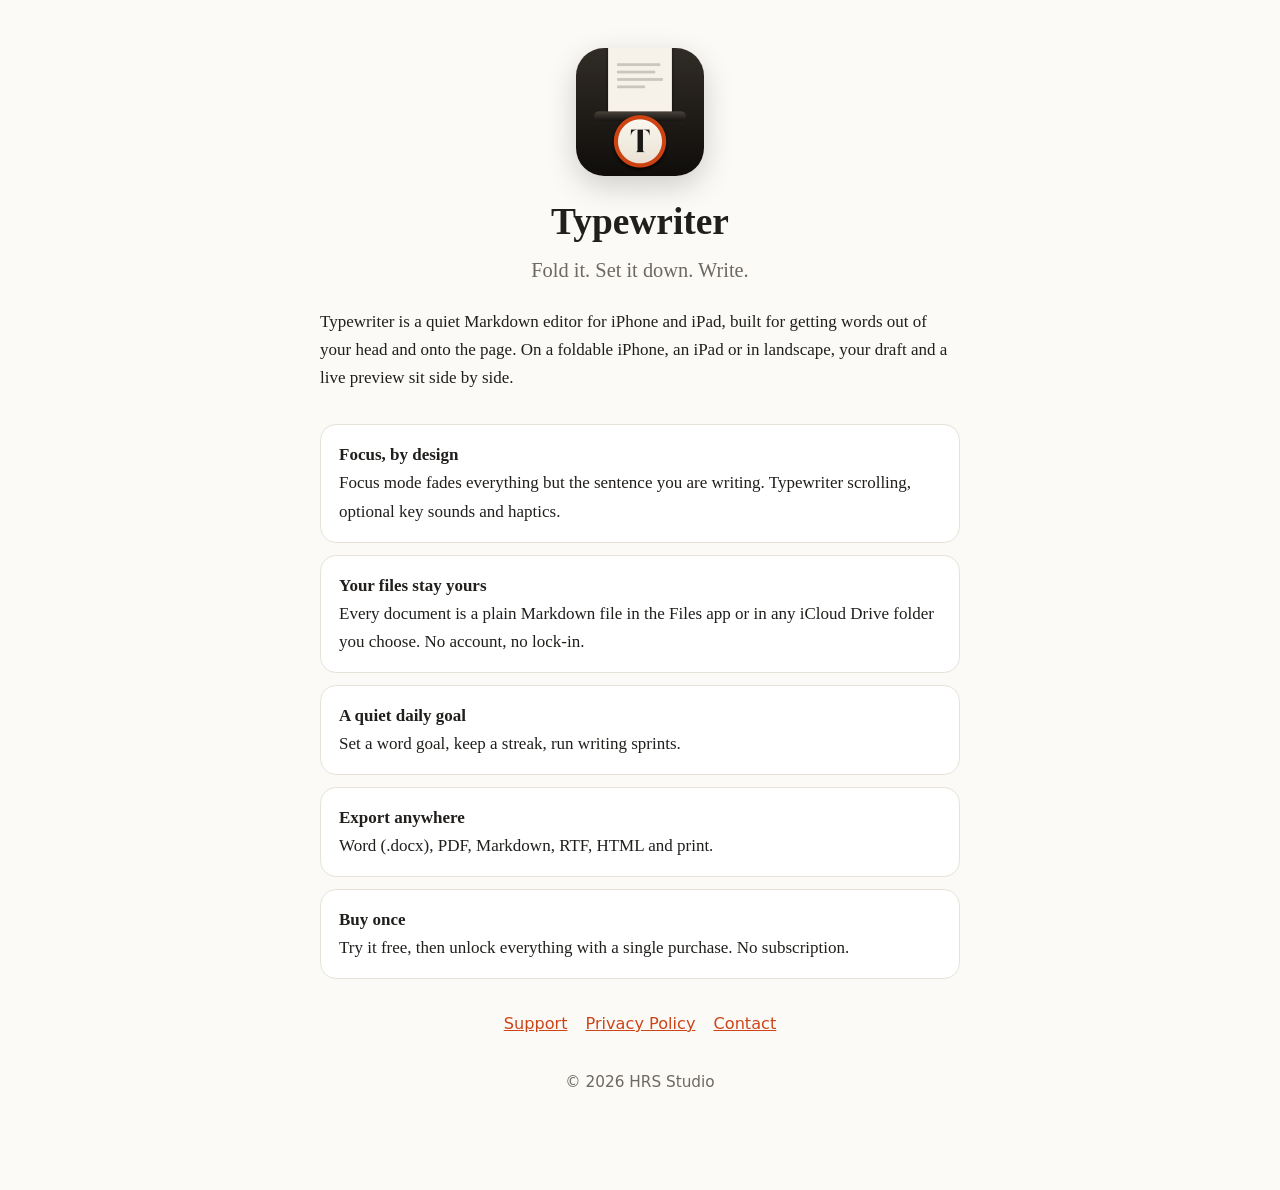
<file: index.html>
<!doctype html>
<html lang="en">
<head>
<meta charset="utf-8">
<meta name="viewport" content="width=device-width, initial-scale=1">
<title>Typewriter — Focus Writing App</title>
<meta name="description" content="A distraction-free Markdown writing app for iPhone and iPad. Pay once, no subscription. Your files stay yours.">
<link rel="stylesheet" href="style.css">
</head>
<body>
<main>
  <div class="hero">
    <img src="icon.png" alt="Typewriter app icon">
    <h1>Typewriter</h1>
    <p class="tagline">Fold it. Set it down. Write.</p>
  </div>
  <p>Typewriter is a quiet Markdown editor for iPhone and iPad, built for getting words out of your head and onto the page. On a foldable iPhone, an iPad or in landscape, your draft and a live preview sit side by side.</p>
  <div class="cards">
    <div class="card"><b>Focus, by design</b>Focus mode fades everything but the sentence you are writing. Typewriter scrolling, optional key sounds and haptics.</div>
    <div class="card"><b>Your files stay yours</b>Every document is a plain Markdown file in the Files app or in any iCloud Drive folder you choose. No account, no lock-in.</div>
    <div class="card"><b>A quiet daily goal</b>Set a word goal, keep a streak, run writing sprints.</div>
    <div class="card"><b>Export anywhere</b>Word (.docx), PDF, Markdown, RTF, HTML and print.</div>
    <div class="card"><b>Buy once</b>Try it free, then unlock everything with a single purchase. No subscription.</div>
  </div>
  <nav><a href="support.html">Support</a><a href="privacy.html">Privacy Policy</a><a href="mailto:mrrasitsahin@icloud.com">Contact</a></nav>
  <p class="muted" style="text-align:center;margin-top:32px">© 2026 HRS Studio</p>
</main>
</body>
</html>
</file>
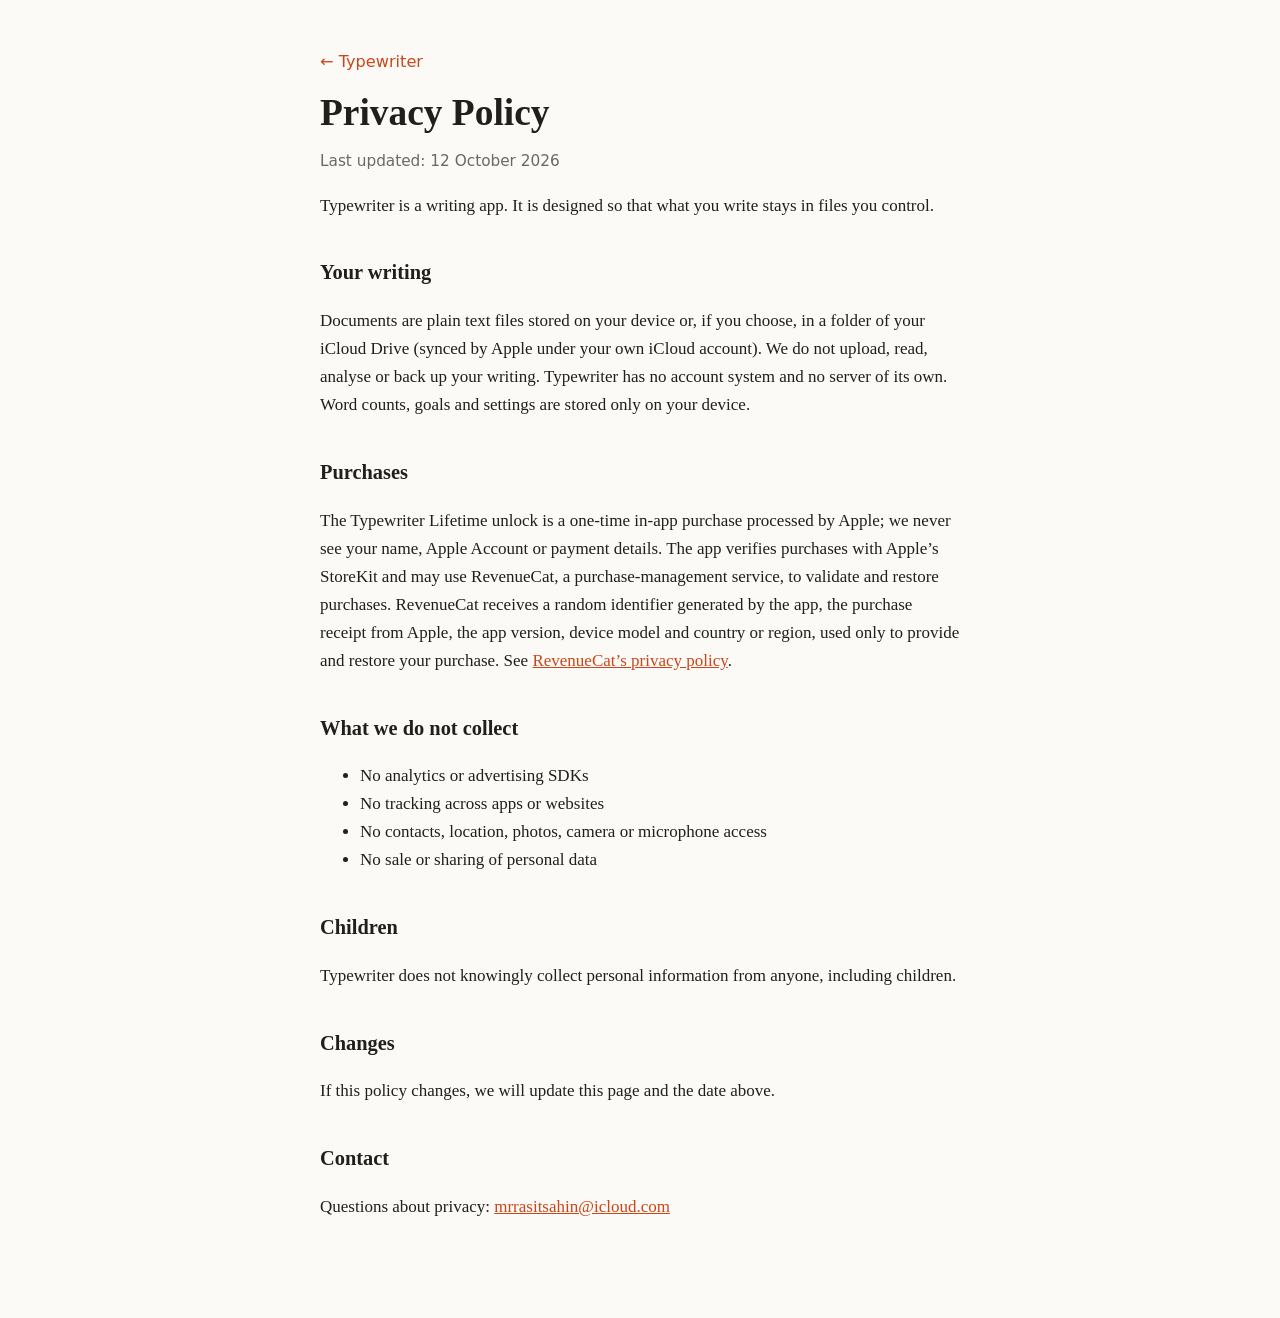
<file: privacy.html>
<!doctype html>
<html lang="en">
<head>
<meta charset="utf-8">
<meta name="viewport" content="width=device-width, initial-scale=1">
<title>Typewriter Privacy Policy</title>
<link rel="stylesheet" href="style.css">
</head>
<body>
<main>
  <a class="back" href="./">← Typewriter</a>
  <h1>Privacy Policy</h1>
  <p class="meta">Last updated: 12 October 2026</p>

  <p>Typewriter is a writing app. It is designed so that what you write stays in files you control.</p>

  <h2>Your writing</h2>
  <p>Documents are plain text files stored on your device or, if you choose, in a folder of your iCloud Drive (synced by Apple under your own iCloud account). We do not upload, read, analyse or back up your writing. Typewriter has no account system and no server of its own. Word counts, goals and settings are stored only on your device.</p>

  <h2>Purchases</h2>
  <p>The Typewriter Lifetime unlock is a one-time in-app purchase processed by Apple; we never see your name, Apple Account or payment details. The app verifies purchases with Apple’s StoreKit and may use RevenueCat, a purchase-management service, to validate and restore purchases. RevenueCat receives a random identifier generated by the app, the purchase receipt from Apple, the app version, device model and country or region, used only to provide and restore your purchase. See <a href="https://www.revenuecat.com/privacy">RevenueCat’s privacy policy</a>.</p>

  <h2>What we do not collect</h2>
  <ul>
    <li>No analytics or advertising SDKs</li>
    <li>No tracking across apps or websites</li>
    <li>No contacts, location, photos, camera or microphone access</li>
    <li>No sale or sharing of personal data</li>
  </ul>

  <h2>Children</h2>
  <p>Typewriter does not knowingly collect personal information from anyone, including children.</p>

  <h2>Changes</h2>
  <p>If this policy changes, we will update this page and the date above.</p>

  <h2>Contact</h2>
  <p>Questions about privacy: <a href="mailto:mrrasitsahin@icloud.com">mrrasitsahin@icloud.com</a></p>
</main>
</body>
</html>
</file>
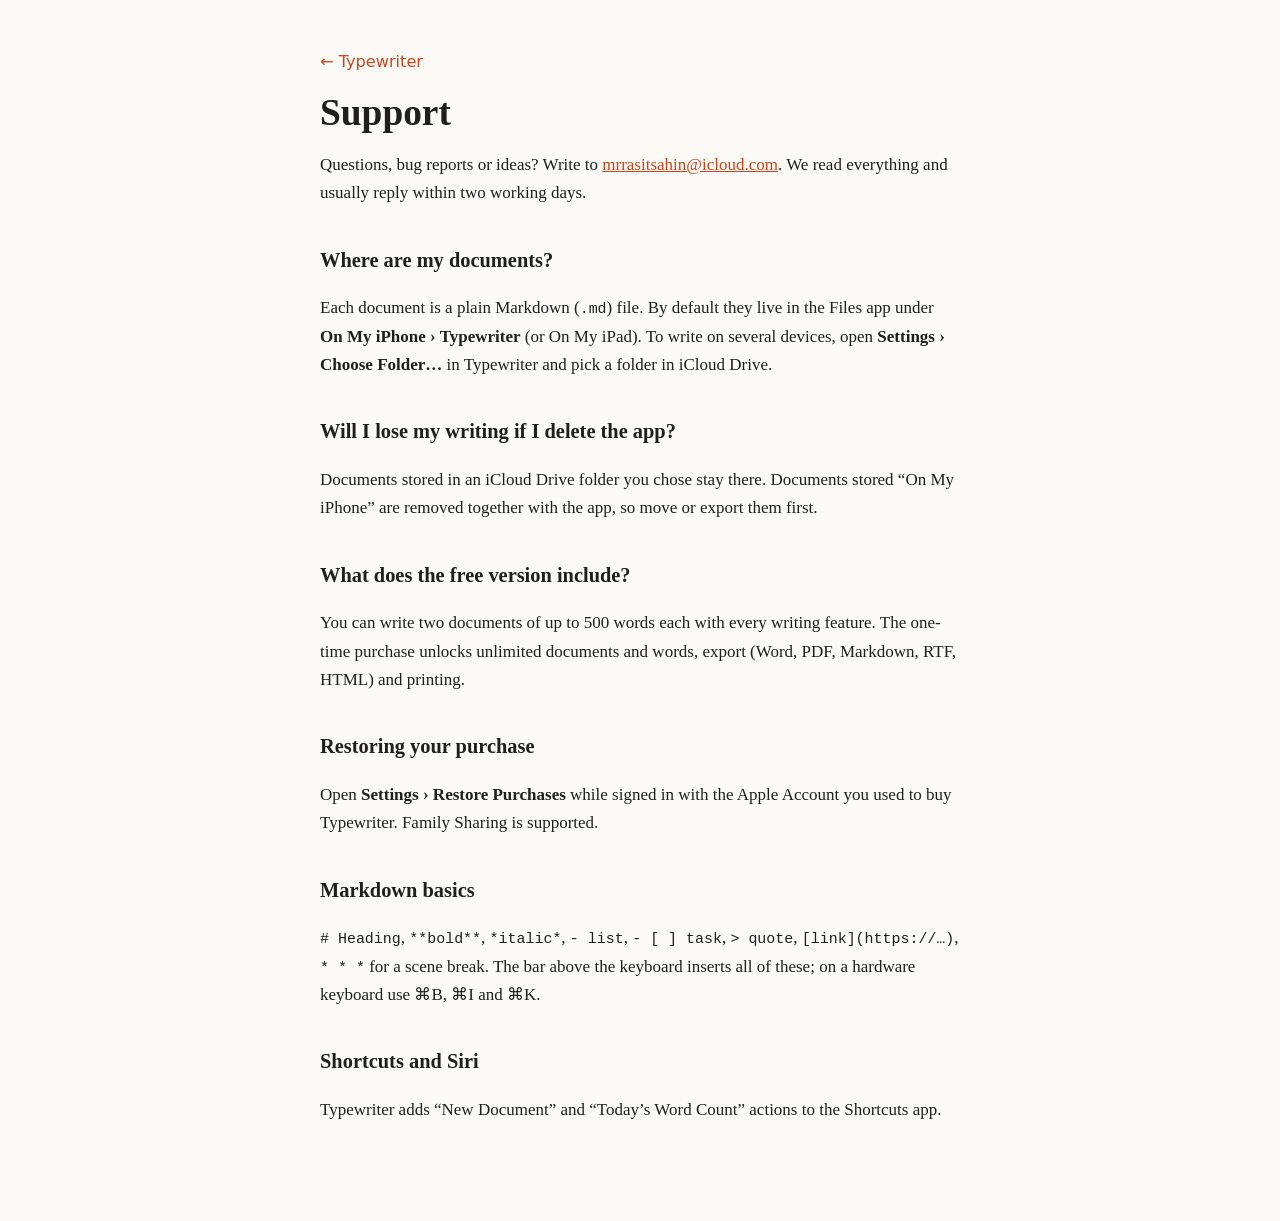
<file: support.html>
<!doctype html>
<html lang="en">
<head>
<meta charset="utf-8">
<meta name="viewport" content="width=device-width, initial-scale=1">
<title>Typewriter Support</title>
<link rel="stylesheet" href="style.css">
</head>
<body>
<main>
  <a class="back" href="./">← Typewriter</a>
  <h1>Support</h1>
  <p>Questions, bug reports or ideas? Write to <a href="mailto:mrrasitsahin@icloud.com?subject=Typewriter">mrrasitsahin@icloud.com</a>. We read everything and usually reply within two working days.</p>

  <h2>Where are my documents?</h2>
  <p>Each document is a plain Markdown (<code>.md</code>) file. By default they live in the Files app under <b>On My iPhone › Typewriter</b> (or On My iPad). To write on several devices, open <b>Settings › Choose Folder…</b> in Typewriter and pick a folder in iCloud Drive.</p>

  <h2>Will I lose my writing if I delete the app?</h2>
  <p>Documents stored in an iCloud Drive folder you chose stay there. Documents stored “On My iPhone” are removed together with the app, so move or export them first.</p>

  <h2>What does the free version include?</h2>
  <p>You can write two documents of up to 500 words each with every writing feature. The one-time purchase unlocks unlimited documents and words, export (Word, PDF, Markdown, RTF, HTML) and printing.</p>

  <h2>Restoring your purchase</h2>
  <p>Open <b>Settings › Restore Purchases</b> while signed in with the Apple Account you used to buy Typewriter. Family Sharing is supported.</p>

  <h2>Markdown basics</h2>
  <p><code># Heading</code>, <code>**bold**</code>, <code>*italic*</code>, <code>- list</code>, <code>- [ ] task</code>, <code>&gt; quote</code>, <code>[link](https://…)</code>, <code>* * *</code> for a scene break. The bar above the keyboard inserts all of these; on a hardware keyboard use ⌘B, ⌘I and ⌘K.</p>

  <h2>Shortcuts and Siri</h2>
  <p>Typewriter adds “New Document” and “Today’s Word Count” actions to the Shortcuts app.</p>
</main>
</body>
</html>
</file>
<file: style.css>
:root { --paper: #FBFAF7; --ink: #211F1C; --muted: #6E6862; --accent: #CC4519; --card: #FFFFFF; --line: #E7E2D9; }
@media (prefers-color-scheme: dark) { :root { --paper: #131314; --ink: #E6E3DC; --muted: #9C968E; --accent: #FF8C54; --card: #1D1D1F; --line: #2C2B2A; } }
* { box-sizing: border-box; }
body { margin: 0; background: var(--paper); color: var(--ink); font: 17px/1.65 "New York", "Iowan Old Style", Georgia, serif; }
main { max-width: 680px; margin: 0 auto; padding: 48px 20px 80px; }
h1 { font-size: 2.2em; line-height: 1.15; margin: 0.4em 0 0.3em; }
h2 { font-size: 1.2em; margin: 1.8em 0 0.4em; }
p, li { color: var(--ink); }
.meta, .muted { color: var(--muted); font-family: -apple-system, system-ui, sans-serif; font-size: 0.9em; }
a { color: var(--accent); }
.back { font-family: -apple-system, system-ui, sans-serif; text-decoration: none; font-size: 0.95em; }
.hero { text-align: center; }
.hero img { width: 128px; height: 128px; border-radius: 28px; box-shadow: 0 10px 30px rgba(0,0,0,0.18); }
.tagline { font-size: 1.2em; color: var(--muted); margin-top: 0; }
.cards { display: grid; gap: 12px; margin: 32px 0; }
.card { background: var(--card); border: 1px solid var(--line); border-radius: 16px; padding: 16px 18px; }
.card b { display: block; }
nav { font-family: -apple-system, system-ui, sans-serif; display: flex; gap: 18px; justify-content: center; margin-top: 28px; font-size: 0.95em; }
code { font-family: ui-monospace, Menlo, monospace; font-size: 0.88em; }
</file>
